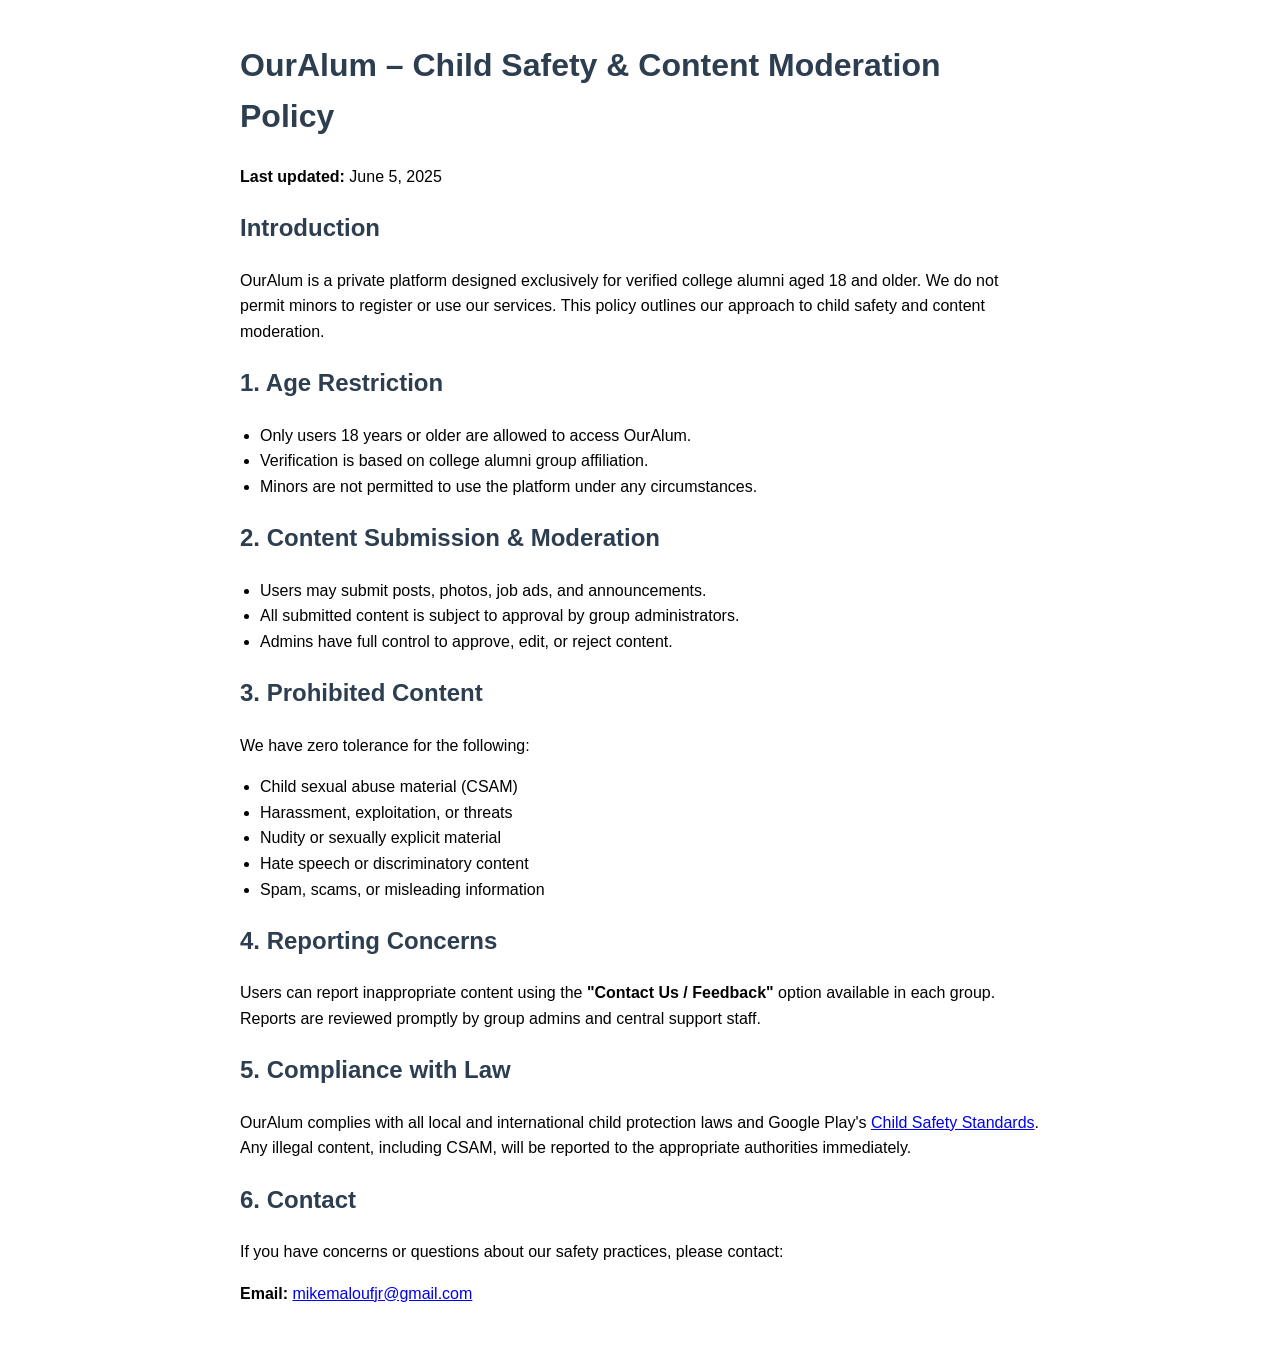
<file: safety-policy.html>
<!DOCTYPE html>
<html lang="en">
<head>
  <meta charset="UTF-8" />
  <meta name="viewport" content="width=device-width, initial-scale=1.0"/>
  <title>Child Safety & Content Moderation Policy | OurAlum</title>
  <style>
    body {
      font-family: Arial, sans-serif;
      line-height: 1.6;
      max-width: 800px;
      margin: 40px auto;
      padding: 0 20px;
    }
    h1, h2 {
      color: #2c3e50;
    }
    ul {
      padding-left: 20px;
    }
  </style>
</head>
<body>
  <h1>OurAlum – Child Safety & Content Moderation Policy</h1>

  <p><strong>Last updated:</strong> June 5, 2025</p>

  <h2>Introduction</h2>
  <p>OurAlum is a private platform designed exclusively for verified college alumni aged 18 and older. We do not permit minors to register or use our services. This policy outlines our approach to child safety and content moderation.</p>

  <h2>1. Age Restriction</h2>
  <ul>
    <li>Only users 18 years or older are allowed to access OurAlum.</li>
    <li>Verification is based on college alumni group affiliation.</li>
    <li>Minors are not permitted to use the platform under any circumstances.</li>
  </ul>

  <h2>2. Content Submission & Moderation</h2>
  <ul>
    <li>Users may submit posts, photos, job ads, and announcements.</li>
    <li>All submitted content is subject to approval by group administrators.</li>
    <li>Admins have full control to approve, edit, or reject content.</li>
  </ul>

  <h2>3. Prohibited Content</h2>
  <p>We have zero tolerance for the following:</p>
  <ul>
    <li>Child sexual abuse material (CSAM)</li>
    <li>Harassment, exploitation, or threats</li>
    <li>Nudity or sexually explicit material</li>
    <li>Hate speech or discriminatory content</li>
    <li>Spam, scams, or misleading information</li>
  </ul>

  <h2>4. Reporting Concerns</h2>
  <p>Users can report inappropriate content using the <strong>"Contact Us / Feedback"</strong> option available in each group. Reports are reviewed promptly by group admins and central support staff.</p>

  <h2>5. Compliance with Law</h2>
  <p>OurAlum complies with all local and international child protection laws and Google Play's <a href="https://support.google.com/googleplay/android-developer/answer/14747720" target="_blank" rel="noopener">Child Safety Standards</a>. Any illegal content, including CSAM, will be reported to the appropriate authorities immediately.</p>

  <h2>6. Contact</h2>
  <p>If you have concerns or questions about our safety practices, please contact:</p>
  <p><strong>Email:</strong> <a href="mailto:mikemaloufjr@gmail.com">mikemaloufjr@gmail.com</a></p>

</body>
</html>
</file>
